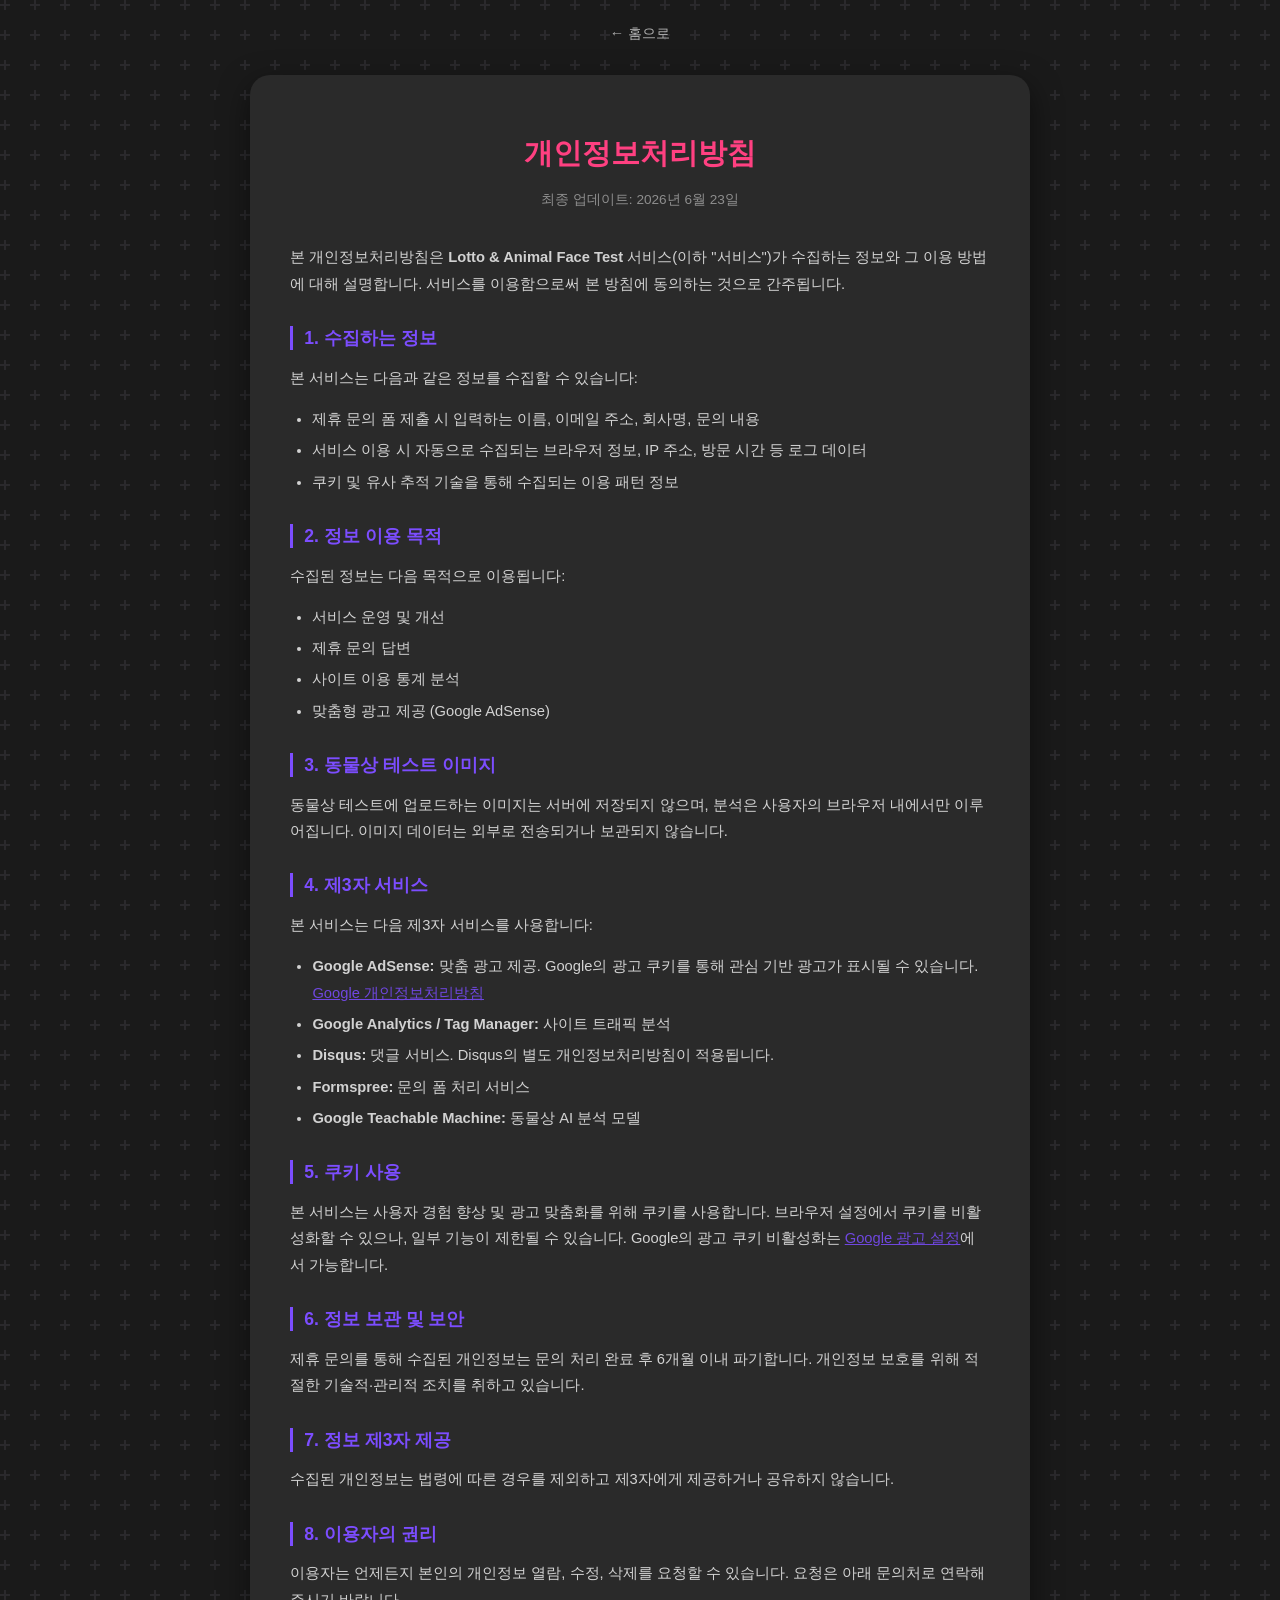
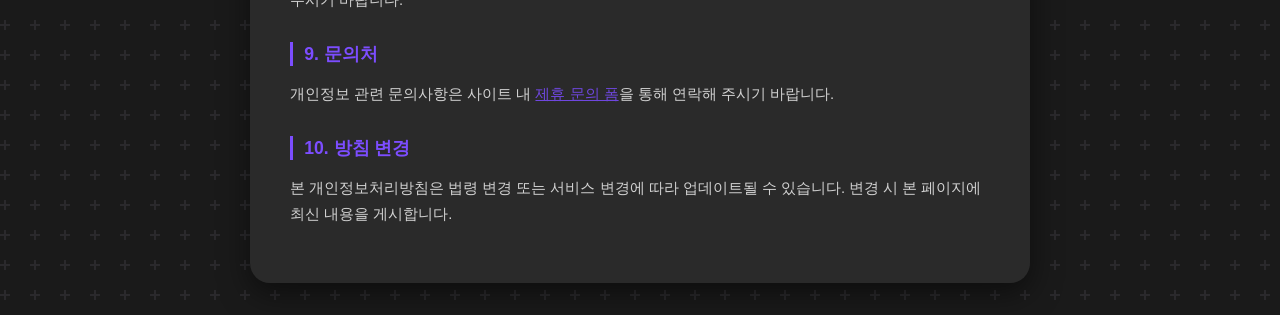
<file: privacy.html>
<!DOCTYPE html>
<html lang="ko">
<head>
    <meta charset="UTF-8">
    <meta name="viewport" content="width=device-width, initial-scale=1.0">
    <title>개인정보처리방침 | Lotto & Animal Face Test</title>
    <meta name="description" content="로또 번호 생성기 및 동물상 테스트 서비스의 개인정보처리방침입니다.">
    <meta name="google-adsense-account" content="ca-pub-6333452470688769">
    <script async src="https://pagead2.googlesyndication.com/pagead/js/adsbygoogle.js?client=ca-pub-6333452470688769" crossorigin="anonymous"></script>
    <link rel="stylesheet" href="style.css">
    <style>
        .privacy-container {
            background-color: var(--card-bg-color);
            border-radius: 20px;
            padding: 2.5rem;
            width: 90%;
            max-width: 700px;
            margin: 2rem auto;
            box-shadow: 0 10px 30px var(--shadow-color);
            text-align: left;
        }
        .privacy-container h1 {
            color: var(--primary-color);
            font-size: 1.8rem;
            margin-bottom: 0.4rem;
            text-align: center;
        }
        .privacy-container .updated {
            text-align: center;
            color: var(--text-color);
            opacity: 0.5;
            font-size: 0.85rem;
            margin-bottom: 2rem;
        }
        .privacy-container h2 {
            color: var(--secondary-color);
            font-size: 1.1rem;
            margin: 1.8rem 0 0.6rem;
            border-left: 3px solid var(--secondary-color);
            padding-left: 0.7rem;
        }
        .privacy-container p, .privacy-container li {
            font-size: 0.92rem;
            line-height: 1.8;
            color: var(--text-color);
            opacity: 0.85;
        }
        .privacy-container ul {
            padding-left: 1.4rem;
            margin-top: 0.4rem;
        }
        .privacy-container li { margin-bottom: 0.3rem; }
        .back-btn {
            display: inline-block;
            margin-bottom: 1.5rem;
            color: var(--secondary-color);
            text-decoration: none;
            font-size: 0.9rem;
        }
        .back-btn:hover { text-decoration: underline; }
        nav.site-nav {
            width: 90%;
            max-width: 700px;
            margin: 1.5rem auto 0;
            display: flex;
            gap: 1.5rem;
        }
        nav.site-nav a {
            color: var(--text-color);
            text-decoration: none;
            opacity: 0.7;
            font-size: 0.9rem;
        }
        nav.site-nav a:hover { opacity: 1; }
    </style>
</head>
<body>
    <nav class="site-nav">
        <a href="index.html">← 홈으로</a>
    </nav>
    <div class="privacy-container">
        <h1>개인정보처리방침</h1>
        <p class="updated">최종 업데이트: 2026년 6월 23일</p>

        <p>본 개인정보처리방침은 <strong>Lotto & Animal Face Test</strong> 서비스(이하 "서비스")가 수집하는 정보와 그 이용 방법에 대해 설명합니다. 서비스를 이용함으로써 본 방침에 동의하는 것으로 간주됩니다.</p>

        <h2>1. 수집하는 정보</h2>
        <p>본 서비스는 다음과 같은 정보를 수집할 수 있습니다:</p>
        <ul>
            <li>제휴 문의 폼 제출 시 입력하는 이름, 이메일 주소, 회사명, 문의 내용</li>
            <li>서비스 이용 시 자동으로 수집되는 브라우저 정보, IP 주소, 방문 시간 등 로그 데이터</li>
            <li>쿠키 및 유사 추적 기술을 통해 수집되는 이용 패턴 정보</li>
        </ul>

        <h2>2. 정보 이용 목적</h2>
        <p>수집된 정보는 다음 목적으로 이용됩니다:</p>
        <ul>
            <li>서비스 운영 및 개선</li>
            <li>제휴 문의 답변</li>
            <li>사이트 이용 통계 분석</li>
            <li>맞춤형 광고 제공 (Google AdSense)</li>
        </ul>

        <h2>3. 동물상 테스트 이미지</h2>
        <p>동물상 테스트에 업로드하는 이미지는 서버에 저장되지 않으며, 분석은 사용자의 브라우저 내에서만 이루어집니다. 이미지 데이터는 외부로 전송되거나 보관되지 않습니다.</p>

        <h2>4. 제3자 서비스</h2>
        <p>본 서비스는 다음 제3자 서비스를 사용합니다:</p>
        <ul>
            <li><strong>Google AdSense:</strong> 맞춤 광고 제공. Google의 광고 쿠키를 통해 관심 기반 광고가 표시될 수 있습니다. <a href="https://policies.google.com/privacy" target="_blank" rel="noopener" style="color:var(--secondary-color)">Google 개인정보처리방침</a></li>
            <li><strong>Google Analytics / Tag Manager:</strong> 사이트 트래픽 분석</li>
            <li><strong>Disqus:</strong> 댓글 서비스. Disqus의 별도 개인정보처리방침이 적용됩니다.</li>
            <li><strong>Formspree:</strong> 문의 폼 처리 서비스</li>
            <li><strong>Google Teachable Machine:</strong> 동물상 AI 분석 모델</li>
        </ul>

        <h2>5. 쿠키 사용</h2>
        <p>본 서비스는 사용자 경험 향상 및 광고 맞춤화를 위해 쿠키를 사용합니다. 브라우저 설정에서 쿠키를 비활성화할 수 있으나, 일부 기능이 제한될 수 있습니다. Google의 광고 쿠키 비활성화는 <a href="https://www.google.com/settings/ads" target="_blank" rel="noopener" style="color:var(--secondary-color)">Google 광고 설정</a>에서 가능합니다.</p>

        <h2>6. 정보 보관 및 보안</h2>
        <p>제휴 문의를 통해 수집된 개인정보는 문의 처리 완료 후 6개월 이내 파기합니다. 개인정보 보호를 위해 적절한 기술적·관리적 조치를 취하고 있습니다.</p>

        <h2>7. 정보 제3자 제공</h2>
        <p>수집된 개인정보는 법령에 따른 경우를 제외하고 제3자에게 제공하거나 공유하지 않습니다.</p>

        <h2>8. 이용자의 권리</h2>
        <p>이용자는 언제든지 본인의 개인정보 열람, 수정, 삭제를 요청할 수 있습니다. 요청은 아래 문의처로 연락해 주시기 바랍니다.</p>

        <h2>9. 문의처</h2>
        <p>개인정보 관련 문의사항은 사이트 내 <a href="index.html#contact" style="color:var(--secondary-color)">제휴 문의 폼</a>을 통해 연락해 주시기 바랍니다.</p>

        <h2>10. 방침 변경</h2>
        <p>본 개인정보처리방침은 법령 변경 또는 서비스 변경에 따라 업데이트될 수 있습니다. 변경 시 본 페이지에 최신 내용을 게시합니다.</p>
    </div>
</body>
</html>
</file>
<file: style.css>
:root {
    --bg-color: #1a1a1a;
    --text-color: #f0f0f0;
    --primary-color: #ff4081;
    --secondary-color: #7c4dff;
    --card-bg-color: #2a2a2a;
    --shadow-color: rgba(0, 0, 0, 0.5);
    --glow-color: rgba(255, 64, 129, 0.8);
    --history-item-bg: #333;

    --font-main: 'Poppins', sans-serif;
}

body.light-mode {
    --bg-color: #f0f2f5;
    --text-color: #1a1a1a;
    --primary-color: #d81b60;
    --secondary-color: #6200ea;
    --card-bg-color: #ffffff;
    --shadow-color: rgba(0, 0, 0, 0.1);
    --glow-color: rgba(216, 27, 96, 0.3);
    --history-item-bg: #e4e6eb;
}

body {
    font-family: var(--font-main);
    background-color: var(--bg-color);
    color: var(--text-color);
    display: grid;
    place-items: center;
    min-height: 100vh;
    margin: 0;
    transition: background-color 0.3s ease, color 0.3s ease;
    background-image: url("data:image/svg+xml,%3Csvg width='60' height='60' viewBox='0 0 60 60' xmlns='http://www.w3.org/2000/svg'%3E%3Cg fill='none' fill-rule='evenodd'%3E%3Cg fill='%239C92AC' fill-opacity='0.12'%3E%3Cpath d='M36 34v-4h-2v4h-4v2h4v4h2v-4h4v-2h-4zm0-30V0h-2v4h-4v2h4v4h2V6h4V4h-4zM6 34v-4H4v4H0v2h4v4h2v-4h4v-2H6zM6 4V0H4v4H0v2h4v4h2V6h4V4H6z'/%3E%3C/g%3E%3C/g%3E%3C/svg%3E");
}

.container {
    background-color: var(--card-bg-color);
    border-radius: 20px;
    padding: 2rem;
    width: 90%;
    max-width: 500px;
    box-shadow: 0 10px 30px var(--shadow-color);
    text-align: center;
    position: relative;
    transition: background-color 0.3s ease, box-shadow 0.3s ease;
}

#theme-toggle {
    position: absolute;
    top: 1rem;
    right: 1rem;
    background: none;
    border: 2px solid var(--secondary-color);
    color: var(--secondary-color);
    border-radius: 50%;
    width: 40px;
    height: 40px;
    cursor: pointer;
    display: flex;
    align-items: center;
    justify-content: center;
    font-size: 1.2rem;
    transition: all 0.3s ease;
}

#theme-toggle:hover {
    background-color: var(--secondary-color);
    color: white;
}

.site-desc {
    color: var(--text-color);
    opacity: 0.55;
    font-size: 0.85rem;
    margin-top: -1.2rem;
    margin-bottom: 1rem;
    transition: color 0.3s ease;
}

.site-nav {
    display: flex;
    flex-wrap: wrap;
    justify-content: center;
    gap: 0.5rem 1.2rem;
    margin-bottom: 1.5rem;
}

.site-nav a {
    color: var(--text-color);
    text-decoration: none;
    font-size: 0.82rem;
    opacity: 0.6;
    transition: opacity 0.2s;
}

.site-nav a:hover { opacity: 1; }

.section-desc {
    font-size: 0.85rem;
    color: var(--text-color);
    opacity: 0.6;
    line-height: 1.7;
    margin-bottom: 1.2rem;
    text-align: left;
    transition: color 0.3s ease;
}

header h1 {
    color: var(--primary-color);
    margin-bottom: 2rem;
    font-size: 2.5rem;
    letter-spacing: 2px;
    text-shadow: 0 0 10px var(--glow-color);
    transition: color 0.3s ease, text-shadow 0.3s ease;
}

.lotto-display {
    display: flex;
    justify-content: center;
    gap: 1rem;
    margin-bottom: 2rem;
    flex-wrap: wrap;
}

#generate-btn {
    background: linear-gradient(45deg, var(--primary-color), var(--secondary-color));
    color: white;
    border: none;
    padding: 1rem 2rem;
    font-size: 1.2rem;
    border-radius: 50px;
    cursor: pointer;
    transition: all 0.3s ease;
    box-shadow: 0 5px 15px var(--glow-color);
}

#generate-btn:hover {
    transform: translateY(-3px);
    box-shadow: 0 8px 20px var(--glow-color);
}

.history {
    margin-top: 3rem;
}

.history h2 {
    color: var(--secondary-color);
    border-bottom: 2px solid var(--secondary-color);
    padding-bottom: 0.5rem;
    display: inline-block;
    transition: color 0.3s ease, border-color 0.3s ease;
}

#history-list {
    list-style: none;
    padding: 0;
    margin-top: 1rem;
}

#history-list li {
    background-color: var(--history-item-bg);
    padding: 0.8rem;
    border-radius: 10px;
    margin-bottom: 0.5rem;
    display: flex;
    justify-content: space-around;
    font-size: 1.1rem;
    transition: background-color 0.3s ease;
}

.contact {
    margin-top: 3rem;
    text-align: left;
}

.contact h2 {
    color: var(--secondary-color);
    border-bottom: 2px solid var(--secondary-color);
    padding-bottom: 0.5rem;
    display: inline-block;
    margin-bottom: 1.5rem;
    transition: color 0.3s ease, border-color 0.3s ease;
}

.form-group {
    display: flex;
    flex-direction: column;
    margin-bottom: 1rem;
}

.form-group label {
    font-size: 0.85rem;
    margin-bottom: 0.4rem;
    color: var(--text-color);
    opacity: 0.8;
    transition: color 0.3s ease;
}

.form-group input,
.form-group textarea {
    background-color: var(--history-item-bg);
    border: 1.5px solid transparent;
    border-radius: 10px;
    padding: 0.7rem 1rem;
    color: var(--text-color);
    font-family: var(--font-main);
    font-size: 0.95rem;
    outline: none;
    transition: border-color 0.3s ease, background-color 0.3s ease, color 0.3s ease;
    resize: vertical;
}

.form-group input:focus,
.form-group textarea:focus {
    border-color: var(--primary-color);
}

.submit-btn {
    background: linear-gradient(45deg, var(--primary-color), var(--secondary-color));
    color: white;
    border: none;
    padding: 0.8rem 2rem;
    font-size: 1rem;
    border-radius: 50px;
    cursor: pointer;
    width: 100%;
    margin-top: 0.5rem;
    transition: all 0.3s ease;
    box-shadow: 0 5px 15px var(--glow-color);
    font-family: var(--font-main);
}

.submit-btn:hover {
    transform: translateY(-2px);
    box-shadow: 0 8px 20px var(--glow-color);
}

.form-status {
    text-align: center;
    margin-top: 0.8rem;
    font-size: 0.9rem;
    min-height: 1.2rem;
    transition: color 0.3s ease;
}

.form-status.success {
    color: #69f0ae;
}

.form-status.error {
    color: var(--primary-color);
}

.animal-test {
    margin-top: 3rem;
    text-align: left;
}

.animal-test h2 {
    color: var(--secondary-color);
    border-bottom: 2px solid var(--secondary-color);
    padding-bottom: 0.5rem;
    display: inline-block;
    margin-bottom: 0.5rem;
    transition: color 0.3s ease, border-color 0.3s ease;
}

.animal-subtitle {
    font-size: 0.88rem;
    color: var(--text-color);
    opacity: 0.6;
    margin-bottom: 1.2rem;
    display: block;
}

.at-upload-area {
    display: flex;
    flex-direction: column;
    align-items: center;
    gap: 0.6rem;
    border: 2px dashed rgba(124,77,255,0.35);
    border-radius: 14px;
    padding: 2rem 1rem;
    text-align: center;
    cursor: pointer;
    font-size: 0.9rem;
    color: var(--text-color);
    opacity: 0.8;
    position: relative;
    transition: border-color 0.3s, background 0.3s;
}

.at-upload-area input[type="file"] {
    position: absolute;
    inset: 0;
    opacity: 0;
    cursor: pointer;
}

.at-upload-area:hover,
.at-upload-area.at-drag-over {
    border-color: var(--primary-color);
    background: rgba(255,64,129,0.05);
}

.at-upload-icon { font-size: 2.2rem; }

.at-divider {
    display: flex;
    align-items: center;
    gap: 0.8rem;
    margin: 1rem 0;
    color: var(--text-color);
    opacity: 0.4;
    font-size: 0.85rem;
}

.at-divider::before,
.at-divider::after {
    content: '';
    flex: 1;
    height: 1px;
    background: var(--history-item-bg);
}

#at-preview-img {
    width: 100%;
    border-radius: 12px;
    max-height: 260px;
    object-fit: cover;
}

.at-spinner {
    width: 32px;
    height: 32px;
    border: 3px solid rgba(124,77,255,0.2);
    border-top-color: var(--primary-color);
    border-radius: 50%;
    animation: spin 0.8s linear infinite;
    margin: 0 auto 0.6rem;
}

@keyframes spin { to { transform: rotate(360deg); } }

.comments {
    margin-top: 3rem;
    text-align: left;
}

.comments h2 {
    color: var(--secondary-color);
    border-bottom: 2px solid var(--secondary-color);
    padding-bottom: 0.5rem;
    display: inline-block;
    margin-bottom: 1.5rem;
    transition: color 0.3s ease, border-color 0.3s ease;
}

#disqus_thread {
    background-color: var(--history-item-bg);
    border-radius: 16px;
    padding: 1.5rem;
    transition: background-color 0.3s ease;
}
</file>
